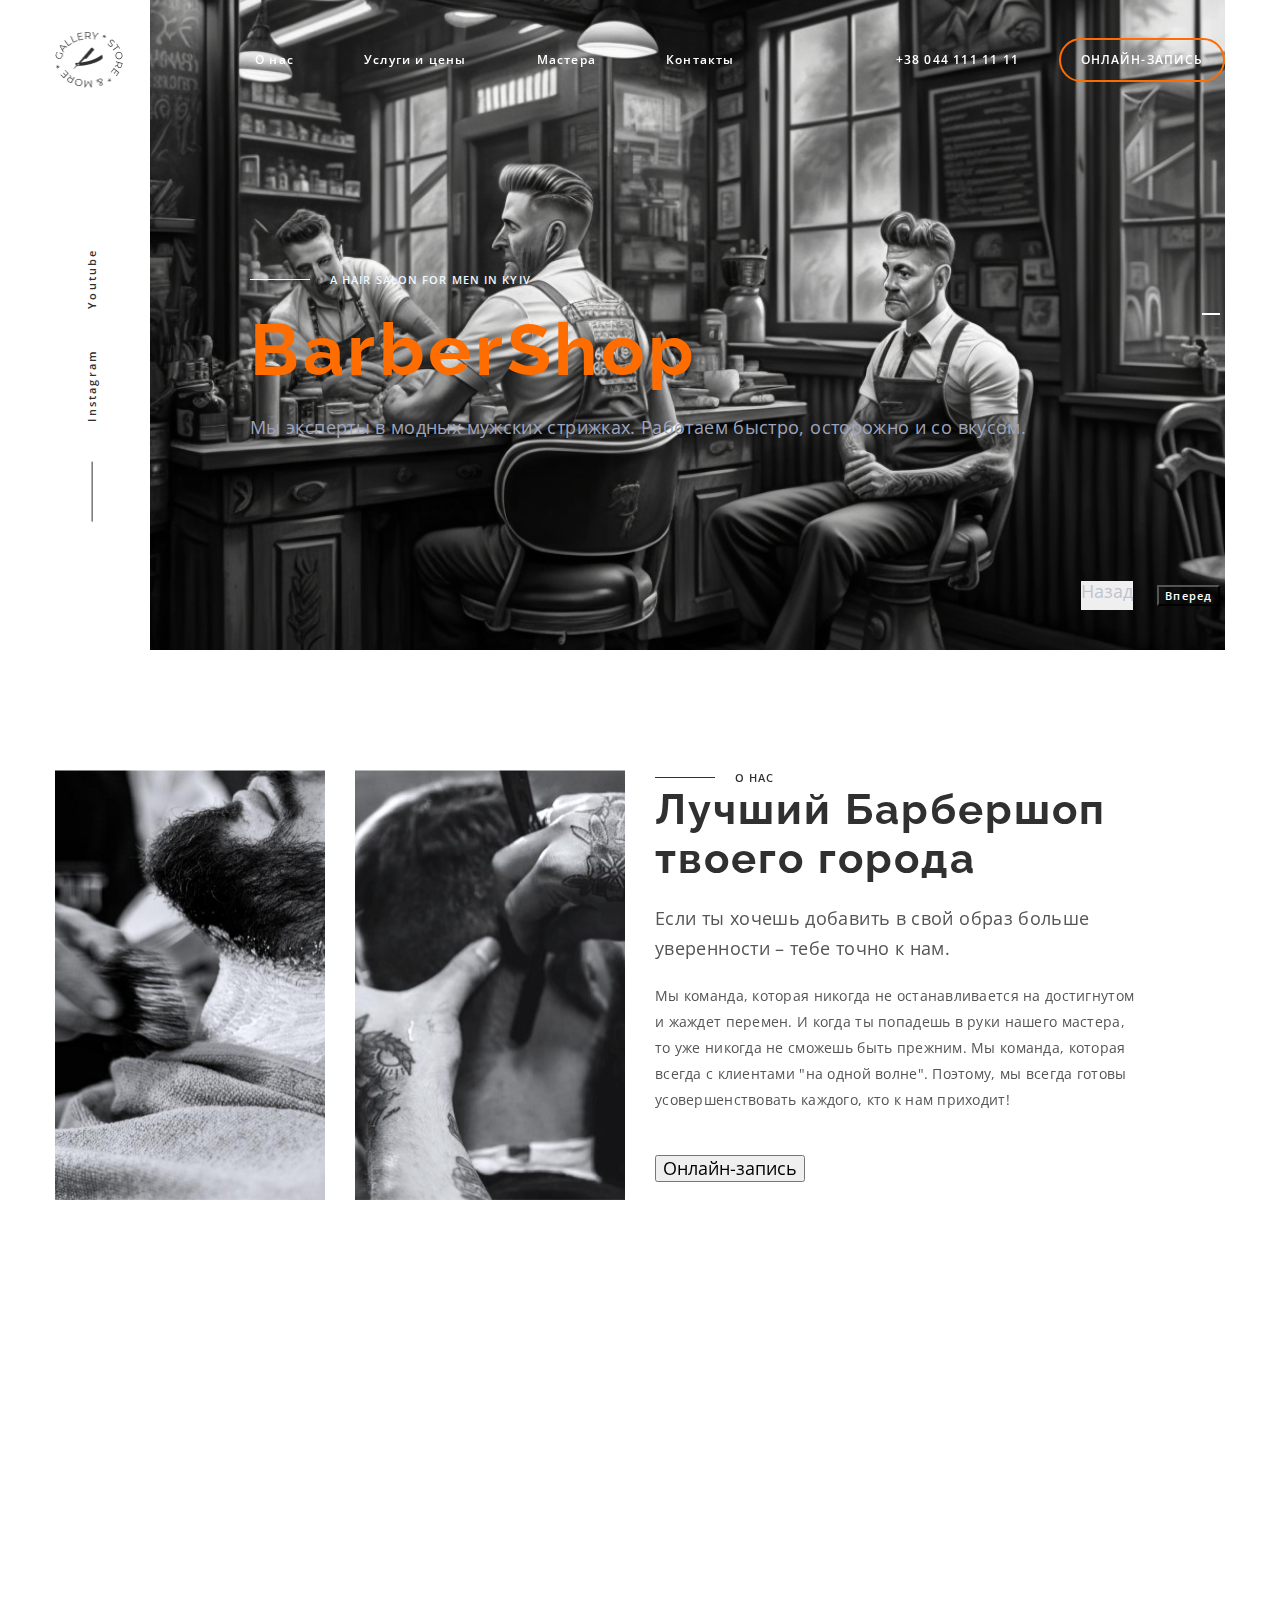
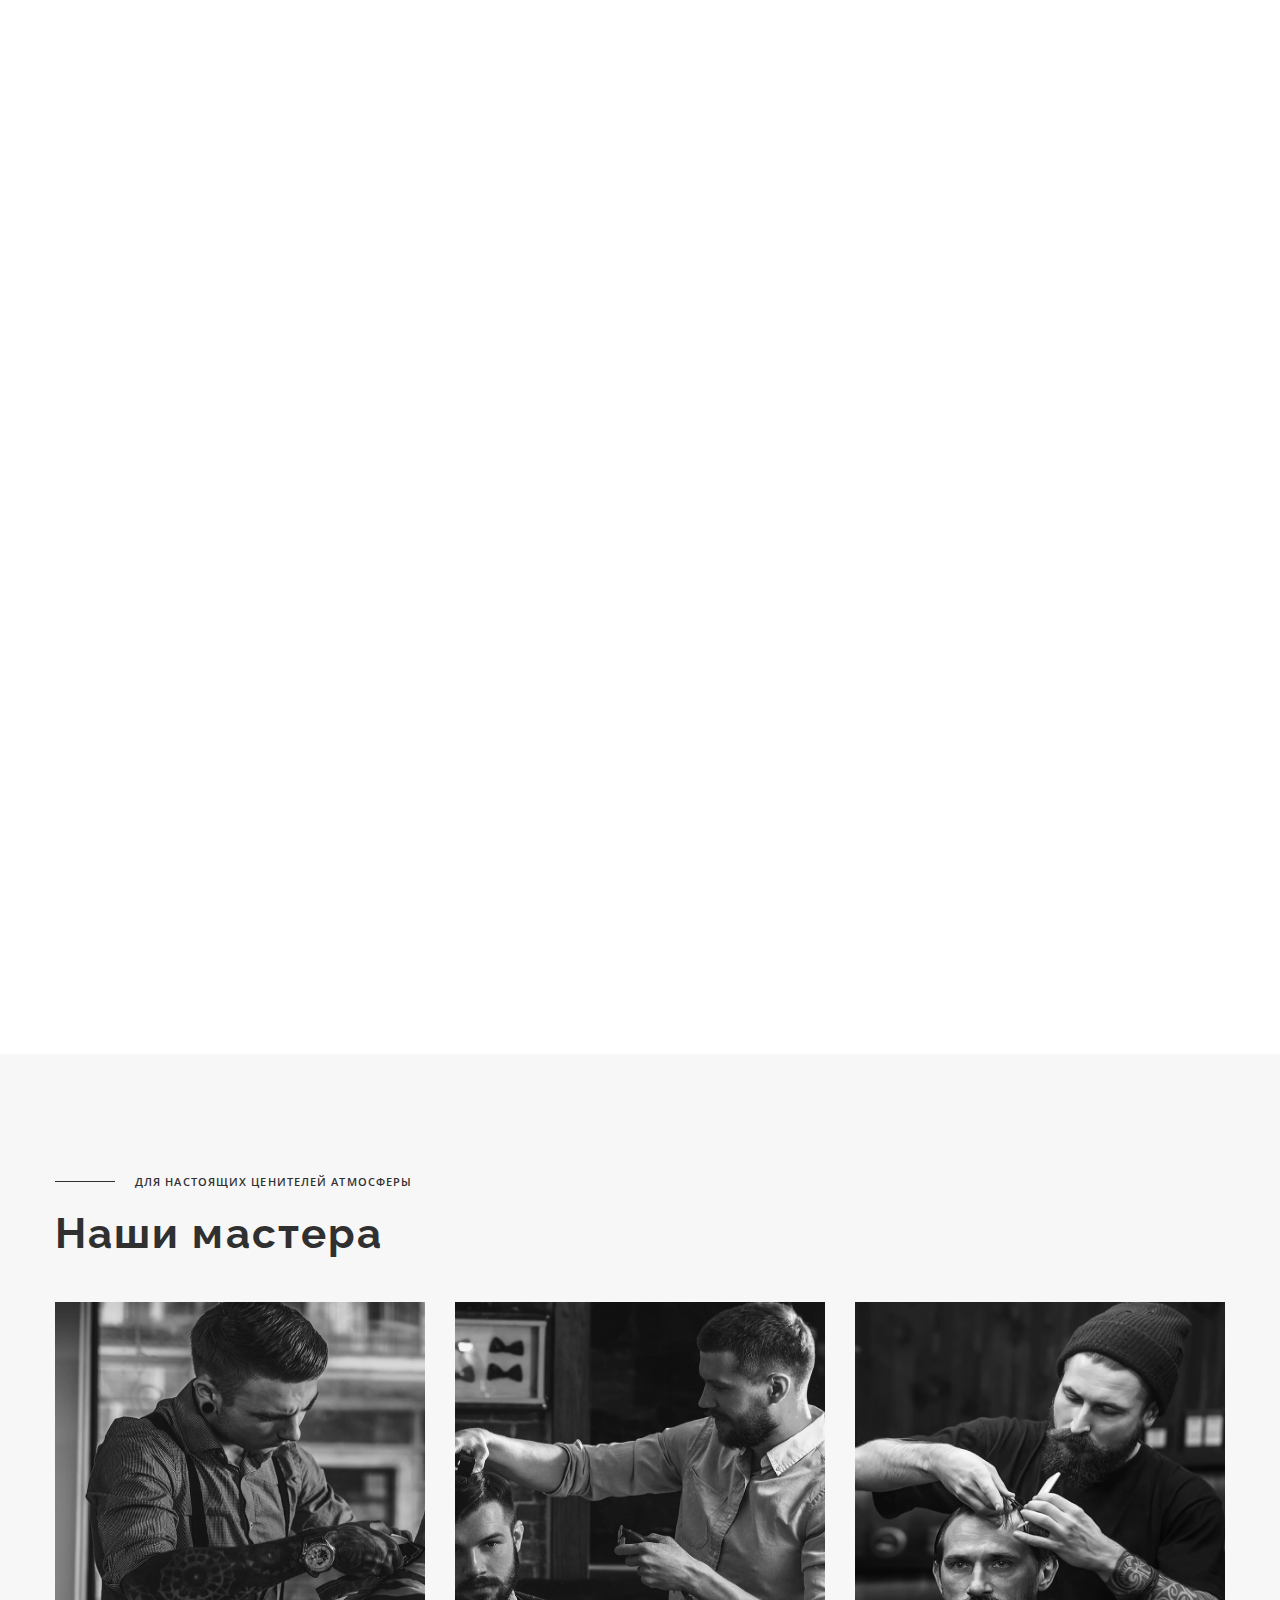
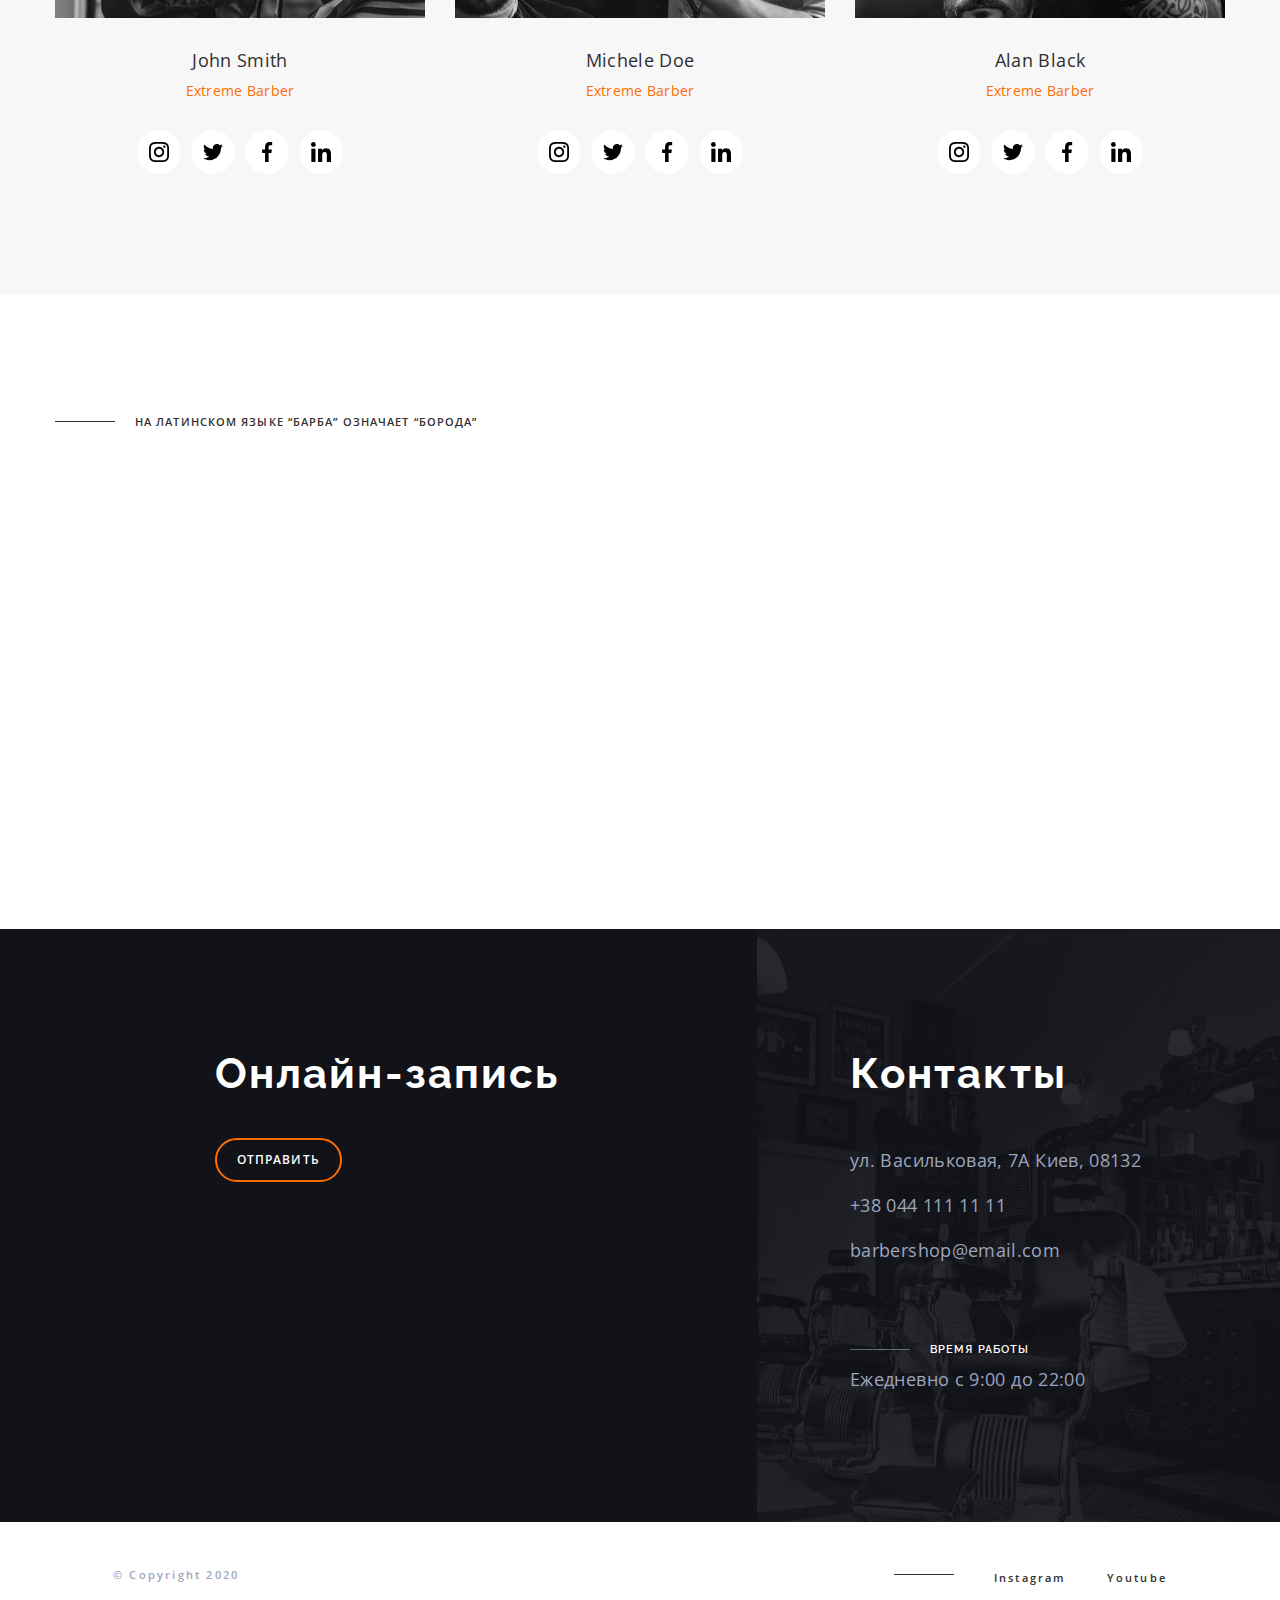
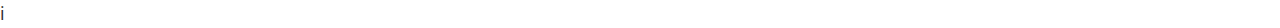
<file: index.html>
<!DOCTYPE html>
<html lang="en">

<head>
	<meta charset="UTF-8" />
	<meta http-equiv="X-UA-Compatible" content="IE=edge" />
	<meta name="viewport" content="width=device-width, initial-scale=1.0" />
	<link rel="preconnect" href="https://fonts.googleapis.com">
	<title>BARBERSHOP</title>
	<link rel="preconnect" href="https://fonts.gstatic.com" crossorigin>
	<link href="https://fonts.googleapis.com/css2?family=Open+Sans:wght@400;600;700&family=Raleway:wght@700&display=swap"
		rel="stylesheet">
	<link rel="stylesheet" href="https://cdnjs.cloudflare.com/ajax/libs/animate.css/4.1.1/animate.min.css" />
	<link href="https://unpkg.com/aos@2.3.1/dist/aos.css" rel="stylesheet">
	<link rel="stylesheet" href="./modern-normalize.css">
	<link rel="stylesheet" href="./css/style.css">
</head>

<body class="page">
	<!-- HEADER -->
	<header class="header">
		<div class="header-container container">
			<nav class="header__nav">
				<a class="header__logo link" href="./index.html">
					<img class="header-logo__img" src="./images/header/page-logo.png" alt="Логотип сайту" width="68"
						height="56" />
				</a>
				<ul class="header-list">
					<li class="header-list__item"><a class="header-wrap__link link" href="#about">О нас</a></li>
					<li class="header-list__item"><a class="header-wrap__link link" href="#price">Услуги и цены</a></li>
					<li class="header-list__item"><a class="header-wrap__link link" href="#teams">Мастера</a></li>
					<li class="header-list__item"><a class="header-wrap__link link" href="#contacts">Контакты</a></li>
				</ul>
			</nav>
			<div class="header-wrap">
				<a class="header-wrap__link link" href="tel:+380441111111">+38 044 111 11 11</a>
				<button class="btn animate__animated animate__headShake animate__delay-2s" type="button"
					data-modal-open>Онлайн-запись</button>
			</div>
		</div>
	</header>
	<main>
		<!-- HERO SOCIAL LINKS-->
		<section class="hero">
			<div class="container hero-container">
				<div class="hero__left-side">
					<ul class="hero__list">
						<li class="hero__iteam">
							<a class="link link-symbol" href="https://instagram.com" target="_blank"
								rel="noopener noreferrer">Instagram</a>
						</li>
						<li class="hero__iteam">
							<a class="link" href="https://youtube.com" target="_blank" rel="noopener noreferrer">Youtube</a>
						</li>
					</ul>
				</div>
				<!-- HERO -->
				<div class="hero-wrap">
					<p class="hero__uppertitel mb20">A hair salon for men in Kyiv</p>
					<h1 class="hero__title mb20">BarberShop</h1>
					<p class="hero__subtitel"> Мы эксперты в модных мужских стрижках. Работаем быстро, осторожно и со вкусом.
					</p>
				</div>
				<div class="slider">
					<ul class="slider__controls">
						<li class="slider__iteam">
							<button class="slider__btn disabled" type="button">Назад</button>
						</li>
						<li class="slider__iteam">
							<button class="slider-btn active" type="button">Вперед</button>
					</ul>
					<ul class="slider__pagination">
						<li class="slider__pagination-iteam active"></li>
						<li class="slider__pagination-iteam"></li>
						<li class="slider__pagination-iteam"></li>
					</ul>
				</div>
			</div>
		</section>
		<!-- ABOUT -->
		<section class="about section" id="about" data-aos="fade-up" data-aos-duration="2000">
			<div class="container about-container">
				<ul class="about__list">
					<li class="about__iteam">
						<img class="about__img" src="./images/about/img-1.jpg" alt="man to shave" width="270" height="430" />
					</li>
					<li class="about__iteam">
						<img class="about__img" src="./images/about/img-2.jpg" alt="to shave" width="270" height="430" />
					</li>
				</ul>
				<div class="about-wrap">
					<p class="about__uppertitel umb20">О НАС</p>
					<h2 class="about__titel mb20">Лучший Барбершоп твоего города</h2>
					<p class="about__subtitel mb20">Если ты хочешь добавить в свой образ больше уверенности – тебе точно к
						нам.</p>
					<p class="about__text"> Мы команда, которая никогда не останавливается на достигнутом и жаждет перемен. И
						когда ты попадешь в руки нашего мастера, то уже никогда не сможешь быть прежним. Мы команда, которая
						всегда с клиентами "на одной волне". Поэтому, мы всегда готовы усовершенствовать каждого, кто к нам
						приходит! </p>
					<button class="about__btn btn" type="button" data-modal-open>Онлайн-запись</button>
				</div>
			</div>
		</section>
		<!-- PRICE -->
		<section class="price section" id="price" data-aos="fade-up" data-aos-duration="2000">
			<div class="container price-container">
				<p class="price-uppertitel mb20">Проведи время в компании лучших мастеров</p>
				<h2 class="price-titel">Услуги и цены</h2>
				<div class="price-wrap">
					<ul class="price-list">
						<li class="price-iteam"><span class="price-iteam-serv">Мужская стрижка</span> <span>от 300 грн.</span>
						</li>
						<li class="price-iteam"><span class="price-iteam-serv">Стрижка бороды </span> <span>от 200 грн.</span>
						</li>
						<li class="price-iteam"><span class="price-iteam-serv">Стрижка усов </span> <span>от 200 грн.</span>
						</li>
						<li class="price-iteam"><span class="price-iteam-serv">Бритье опасной бритвой</span> <span>от 200
								грн.</span></li>
					</ul>
					<ul class="price-list">
						<li class="price-iteam"><span class="price-iteam-serv">Cтрижка у стажера</span> <span>от 50
								грн.</span></li>
						<li class="price-iteam"><span class="price-iteam-serv">Стрижка под насадку</span> <span>от 200
								грн.</span></li>
						<li class="price-iteam"><span class="price-iteam-serv">Детская стрижка (до 12 лет)</span> <span>от 300
								грн.</span></li>
						<li class="price-iteam"><span class="price-iteam-serv">Камуфлирование седины</span> <span>от 200
								грн.</span></li>
					</ul>
				</div>
				<button class="price-btn btn" type="button" data-modal-open>Онлайн-запись</button>
			</div>
		</section>
		<!-- BENEFIT -->
		<section class="benefit section" data-aos="fade-up" data-aos-duration="2000">
			<div class="container benefit-container">
				<div class="benefit-left-side">
					<ul class="benefit-list">
						<li class="benefit-iteam">
							<p class="benefit-number">600 <sub class="benefit-symbol">&#43;</sub></p>
							<p class="benefit-desc">Довольных клиентов в день</p>
						</li>
						<li class="benefit-iteam">
							<p class="benefit-number">50 <sub class="benefit-symbol">&#43;</sub></p>
							<p class="benefit-desc">Наград за отличный сервис</p>
						</li>
						<li class="benefit-iteam">
							<p class="benefit-number">20 <sub class="benefit-symbol">&#43;</sub></p>
							<p class="benefit-desc">Лучших мастеров Киева</p>
						</li>
						<li class="benefit-iteam">
							<p class="benefit-number">100 <sub class="benefit-symbol">&#43;</sub></p>
							<p class="benefit-desc">Подарков постоянным клиентам</p>
						</li>
					</ul>
				</div>
				<div class="benefit-wrap">
					<p class="benefit-uppertitel mb20">старая традиционная школа</p>
					<h2 class="benefit-titel mb20">Почему приходят именно к нам?</h2>
					<p class="benefit-subtitel"> О нас говорят только хорошее. Но лучше 1 раз увидеть и прочувствовать, чем
						10 раз прочитать. </p>
				</div>
			</div>
		</section>
		<!-- TEAMS -->
		<section class="team section" id="teams">
			<div class="container">
				<p class="team-uppertitel mb20">для настоящих ценителей атмосферы</p>
				<h2 class="team-titel">Наши мастера</h2>
				<ul class="team-list card-set">
					<li class="team-iteam card-set-iteam">
						<div class="team-thumb">
							<img class="team-img" src="./images/team/img-1.jpg" alt="John Smith" width="370" height="346" />
							<div class="overlay">
								<p class="overlay-desc">Lorem ipsum dolor, sit amet consectetur adipisicing elit. Eius delectus
									minima aspernatur architecto, optio quia earum! Iste, aperiam ex? Sequi asperiores
									accusantium facere hic, cumque perspiciatis neque iusto quia obcaecati.</p>
							</div>
						</div>
						<h3 class="team-name">John Smith</h3>
						<p class="team-desc">Extreme Barber</p>
						<ul class="team-link">
							<li class="team-iteam">
								<a class="team-link " href="#" target="_blank" rel="noopener noreferrer">
									<svg class="team-icons" width="20" height="20">
										<use href="./images/icons/icons.svg#icon-instagram"></use>
									</svg>
								</a>
							</li>
							<li class="team-iteam">
								<a class="team-link " href="#" target="_blank" rel="noopener noreferrer">
									<svg class="team-icons" width="20" height="20">
										<use href="./images/icons/icons.svg#icon-twitter"></use>
									</svg>
								</a>
							</li>
							<li class="team-iteam">
								<a class="team-link " href="#" target="_blank" rel="noopener noreferrer">
									<svg class="team-icons" width="20" height="20">
										<use href="./images/icons/icons.svg#icon-facebook"></use>
									</svg>
								</a>
							</li>
							<li class="team-iteam">
								<a class="team-link " href="#" target="_blank" rel="noopener noreferrer">
									<svg class="team-icons" width="20" height="20">
										<use href="./images/icons/icons.svg#icon-linkedin"></use>
									</svg>
								</a>
							</li>
						</ul>
					</li>
					<li class="team-iteam card-set-iteam">
						<div class="team-thumb">
							<img class="team-img" src="./images/team/img-2.jpg" alt="John Smith" width="370" height="346" />
							<div class="overlay">
								<p class="overlay-desc">Lorem ipsum dolor, sit amet consectetur adipisicing elit. Eius delectus
									minima aspernatur architecto, optio quia earum! Iste, aperiam ex? Sequi asperiores
									accusantium facere hic, cumque perspiciatis neque iusto quia obcaecati.</p>
							</div>
						</div>
						<h3 class="team-name">Michele Doe</h3>
						<p class="team-desc">Extreme Barber</p>
						<ul class="team-link">
							<li class="team-iteam">
								<a class="team-link " href="#" target="_blank" rel="noopener noreferrer">
									<svg class="team-icons" width="20" height="20">
										<use href="./images/icons/icons.svg#icon-instagram"></use>
									</svg>
								</a>
							</li>
							<li class="team-iteam">
								<a class="team-link " href="#" target="_blank" rel="noopener noreferrer">
									<svg class="team-icons" width="20" height="20">
										<use href="./images/icons/icons.svg#icon-twitter"></use>
									</svg>
								</a>
							</li>
							<li class="team-iteam">
								<a class="team-link " href="#" target="_blank" rel="noopener noreferrer">
									<svg class="team-icons" width="20" height="20">
										<use href="./images/icons/icons.svg#icon-facebook"></use>
									</svg>
								</a>
							</li>
							<li class="team-iteam">
								<a class="team-link " href="#" target="_blank" rel="noopener noreferrer">
									<svg class="team-icons" width="20" height="20">
										<use href="./images/icons/icons.svg#icon-linkedin"></use>
									</svg>
								</a>
							</li>
						</ul>
					</li>
					<li class="team-iteam card-set-iteam">
						<div class="team-thumb">
							<img class="team-img" src="./images/team/img-3.jpg" alt="John Smith" width="370" height="346" />
							<div class="overlay">
								<p class="overlay-desc">Lorem ipsum dolor, sit amet consectetur adipisicing elit. Eius delectus
									minima aspernatur architecto, optio quia earum! Iste, aperiam ex? Sequi asperiores
									accusantium facere hic, cumque perspiciatis neque iusto quia obcaecati.</p>
							</div>
						</div>
						<h3 class="team-name">Alan Black</h3>
						<p class="team-desc">Extreme Barber</p>
						<ul class="team-link">
							<li class="team-iteam">
								<a class="team-link " href="#" target="_blank" rel="noopener noreferrer">
									<svg class="team-icons" width="20" height="20">
										<use href="./images/icons/icons.svg#icon-instagram"></use>
									</svg>
								</a>
							</li>
							<li class="team-iteam">
								<a class="team-link " href="#" target="_blank" rel="noopener noreferrer">
									<svg class="team-icons" width="20" height="20">
										<use href="./images/icons/icons.svg#icon-twitter"></use>
									</svg>
								</a>
							</li>
							<li class="team-iteam">
								<a class="team-link " href="#" target="_blank" rel="noopener noreferrer">
									<svg class="team-icons" width="20" height="20">
										<use href="./images/icons/icons.svg#icon-facebook"></use>
									</svg>
								</a>
							</li>
							<li class="team-iteam">
								<a class="team-link " href="#" target="_blank" rel="noopener noreferrer">
									<svg class="team-icons" width="20" height="20">
										<use href="./images/icons/icons.svg#icon-linkedin"></use>
									</svg>
								</a>
							</li>
						</ul>
				</ul>
			</div>
		</section>
		<!-- GALLARY -->
		<section class="gallary section">
			<div class="container">
				<p class="gallary-uppertitel mb20">На латинском языке “барба” означает “борода”</p>
				<h2 hidden>our gallary</h2>
				<ul class="gallary-list card-set ">
					<li class="gallary-iteam card-set-iteam" data-aos="fade-right" data-aos-duration="1000">
						<img class="gallary-img" src="./images/gallery/img-1.jpg" alt="#" width="270" height="360">
					</li>
					<li class="gallary-iteam card-set-iteam" data-aos="fade-right" data-aos-duration="1000"
						data-aos-delay="500">
						<img class="gallary-img" src="./images/gallery/img-2.jpg" alt="#" width="270" height="360">
					</li>
					<li class="gallary-iteam card-set-iteam" data-aos="fade-right" data-aos-duration="1000"
						data-aos-delay="1000">
						<img class="gallary-img" src="./images/gallery/img-3.jpg" alt="#" width="270" height="360">
					</li>
					<li class="gallary-iteam card-set-iteam" data-aos="fade-right" data-aos-duration="1000"
						data-aos-delay="1500">
						<img class="gallary-img" src="./images/gallery/img-4.jpg" alt="#" width="270" height="360">
					</li>
				</ul>
			</div>
			</div>
		</section>
		<!-- CONTACTS -->
		<div class="contacts-group" id="contacts">
			<div class="container contacts-group-container">
				<section class="booking section">
					<h2 class="booking-titel">Онлайн-запись</h2>
					<button class="booking-btn btn" type="button">Отправить</button>
				</section>
				<section class="contacts section">
					<h2 class="titel  titel-theme-dark">Контакты</h2>
					<address class="contacts-address">
						<ul class="contacts-list">
							<li class="contacts-iteam"><a class="contacts-link" href="https://goo.gl/maps/Bd7k3zTknaMSL4MS9"
									target="_blank" rel="noopener noreferrer">ул. Васильковая, 7А Киев, 08132</a></li>
							<li class="contacts-iteam"><a class="contacts-link" href="tel:+380441111111">+38 044 111 11 11</a>
							</li>
							<li class="contacts-iteam"><a class="contacts-link"
									href="mailto:barbershop@email.com">barbershop@email.com</a></li>
						</ul>
					</address>
					<div class="time-work">
						<p class="time-uppertitel">Время работы</p>
						<p class="time-text">Ежедневно с <time datetime="09:00">9:00</time> до <time
								datetime="22:00">22:00</time></p>
					</div>
				</section>
			</div>
		</div>
	</main>
	<footer class="footer">
		<div class="footer-wrap container">
			<p class="footer-uppertitel">&#169; Copyright 2020</p>
			<ul class="footer-list">
				<li class="footer-iteam">
					<a class="footer-link" href="https://instagram.com" target="_blank"
						rel="noopener noreferrer">Instagram</a>
				</li class="footer-iteam">
				<li><a class="footer-link" href="https://youtube.com" target="_blank" rel="noopener noreferrer">Youtube</a>
				</li>
			</ul>
		</div>
	</footer>

	<!-- MODAL WINDOWS -->
	<div class="backdrop is-hidden" data-modal>
		<div class="modal">
			<button class="modal-btn" type="button" data-modal-close>
				<svg width="16" height="16">
					<use href="./images/icons/icons.svg#icon-close"></use>
				</svg>
			</button>
			<form class="register-name" name="regester-name" autocomplete="on" novalidate>
				<strong class="register-form-titel">Залишіть свої дані, ми вам передзвонимо</strong>
				<div class="register-form-group" role="group">
					<label class="register-form-field">
						<input class="register-form-input" type="text" name="user-name" required minlength="3"
							placeholder=" ">
						<span class="register-form-label">Ім'я</span>
						<svg class="register-form-icon" width="22" height="22">
							<use href="./images/icons/icons.svg#icon-user"></use>
						</svg>
					</label>
					<label class="register-form-field">
						<input class="register-form-input" type="tel" name="user-phone" required minlength="12" maxlength="12"
							placeholder="+38 099 999 99 99">
						<span class="register-form-label">Телефон</span>
						<svg class="register-form-icon" width="22" height="22">
							<use href="./images/icons/icons.svg#icon-mobile"></use>
						</svg>
					</label>
					<label class="register-form-field">
						<input class="register-form-input" type="email" name="user-email" placeholder="example@mail.com">
						<span class="register-form-label">Пошта</span>
						<svg class="register-form-icon" width="22" height="22">
							<use href="./images/icons/icons.svg#icon-envelop"></use>
						</svg>
					</label>
					<label class="register-form-field">
						<label class="register-form-heading">Message</label>
						<textarea class="register-form-message" name="user-text" rows="5"
							placeholder="Введіть текст"></textarea>
					</label>
				</div>
				<label class="register-form-agreement">
					<input class="register-form-checkbox visually-hidden" type="checkbox">
					<svg class="register-form-icons" width="20" height="20">
						<use class="icon-cheked" href="./images/icons/icons.svg#icon-checkbox-unchecked"></use>
						<use class="icon-uncheked" href="./images/icons/icons.svg#icon-checkbox-checked"></use>
					</svg>
					<span class="register-form-desc">Погоджуюся з розсилкою та приймаю 
						<a class="register-form-link" href="" target="_blank">Умови договору</a>
					</span>
				</label>
				<button class="register-form-btn btn" type="submit">Відправити</button>
			</form>
		</div>
	</div>
	<!-- HEADER SCROLL, MODAL WINDOWS -->
	<script src="./js/modal.js"></script>
	<script src="./js/header-scroll.js"></script>
	<script src="https://unpkg.com/aos@2.3.1/dist/aos.js"></script>
	<script src="./js/aos-animate.js"></script>
</body>

</html>і
</file>
<file: css/style.css>
:root {
  /* FONTS */
  --main-font: 'Open Sans', sans-serif;
  --second-font: 'Raleway', sans-serif;
  /* TEXT COLOR */
  --light-txt-cl: #ffffff;
  --main-txt-cl: #303030;
  --accent-txt-cl: #ff6c00;
  --gris06-txt-cl: rgba(157, 164, 189, 0.6);
  --grinlight-txt-cl: #9da4bd;
  --grey-txt-cl: #555555;
  --dark-bg-color: #111319;
  /* BACKGROUD COLORS */
  --accent-bg-cl: #ff6c00;
  /* OTHER */
  --iteam: 1;
  --indent: 30px;

  --anim-fast: 400ms ease;
  --anim-slow: 800ms ease-in;
}

.page {
  font-family: var(--main-font);
  font-size: 18px;
  line-height: calc(30 / 18);
  letter-spacing: 0.02em;
  color: var(--main-txt-cl);
}

/* RESEET */

h1,
h2,
h3,
h4,
h5,
h6,
p {
  margin: 0;
}

ul li {
  font-style: normal;
  text-decoration: none;
  list-style: none;
}

ul {
  padding: 0;
  margin: 0;
}

a {
  text-decoration: none;
  color: currentColor;
}

img {
  display: block;
}

.visually-hidden {
  position: absolute;
  white-space: nowrap;
  width: 1px;
  height: 1px;
  overflow: hidden;
  border: 0;
  padding: 0;
  clip: rect(0 0 0 0);
  clip-path: inset(50%);
  margin: -1px;
}

.section {
  padding-top: 120px;
  padding-bottom: 120px;
}

/*======================================
CONTAINER
========================================*/

.container {
  max-width: 1200px;
  padding-left: 15px;
  padding-right: 15px;
  margin: 0 auto;
}

/*======================================
BTN
========================================*/

.header .btn,
.about-btn,
.price-btn,
.booking-btn,
.register-form-btn {
  font-family: inherit;
  font-weight: 600;
  padding: 12px 20px;
  font-size: 12px;
  line-height: calc(16 / 12);
  letter-spacing: 0.09em;
  text-transform: uppercase;
  background-color: transparent;
  color: var(--light-txt-cl);
  border: 2px solid var(--accent-bg-cl);
  border-radius: 25px;
  cursor: pointer;
}

.slider-btn {
  font-weight: 600;
  font-size: 11px;
  line-height: calc(15 / 11);
  letter-spacing: 0.1em;
  background-color: transparent;
  color: var(--gris06-txt-cl);
}

.slider-btn.active {
  color: var(--light-txt-cl);
}

.about-btn {
  color: var(--main-txt-cl);
  transition: background-color var(--anim-slow), color var(--accent-bg-cl);
}

.btn:hover,
.btn:focus {
  background-color: var(--accent-bg-cl);
}

/*======================================
CARD SET
========================================*/

.card-set {
  display: flex;
  flex-wrap: wrap;
  gap: var(--indent);
}

.card-set-iteam {
  flex-basis: calc((100% - var(--indent) * (var(--iteam) - 1)) / var(--iteam));
}

/*======================================
LINK SOCIAL
========================================*/

.link {
  font-weight: 600;
  font-size: 11px;
  line-height: calc(16 / 11);
  letter-spacing: 0.2em;
  color: var(--main-txt-cl);
}

.link:hover,
.link:focus {
  color: var(--accent-txt-cl);
}

.mb20 {
  margin-bottom: 20px;
}

/*======================================
HEADER
========================================*/

.header {
  position: sticky;
  top: 0px;
  left: 0px;
  z-index: 1;
}

.header--active {
  background-color: rgb(105, 105, 105, 0.3);
}

.header-container {
  display: flex;
  align-items: center;
}

.header__nav {
  display: flex;
  align-items: center;
  margin-right: auto;
}

.header__logo{
  margin-right: 132px;
}

.header-list {
  display: flex;
  align-items: center;
  gap: 30px;
}

.header .header-list,
.header-wrap__link {
  padding-top: 52px;
  padding-bottom: 52px;
  font-weight: 600;
  font-size: 12px;
  margin-right: 40px;
  line-height: calc(16 / 12);
  letter-spacing: 0.1em;
  color: var(--light-txt-cl);
}

.header-wrap__link {
  /* transition-property: color, letter-spacing ;
	transition-duration: 400ms, 600ms;
	transition-timing-function: ease-in, ease-in-out;
	transition-delay: 0s, 400ms; */

  transition: color var(--anim-fast), letter-spacing var(--anim-slow) 400ms;
}

.header-wrap {
	display: flex;
	align-items: center;
 }
 

/*======================================
The hover link
========================================*/

.header-list__item:hover,
.header-wrap__linkk:hover,
.header-list__item:focus,
.header-wrap__link:focus {
  color: var(--accent-txt-cl);
  letter-spacing: 0.5em;
  cursor: pointer;
}

/*======================================
HERO
========================================*/

.hero-container {
  position: relative;
  display: flex;
}

.hero__left-side {
  display: flex;
  align-items: center;
  overflow: hidden;
  width: 95px;
}

.hero__list {
  display: flex;
  gap: 40px;
  align-items: center;
  font-weight: 600;
  font-size: 11px;
  line-height: calc(15 / 11);
  letter-spacing: 0.2em;
  padding-bottom: 200px;
  transform: rotate(270deg);
}

.hero__list::before {
  content: '';
  width: 60px;
  height: 1px;
  background-color: var(--main-txt-cl);
}

.hero__uppertitel {
  display: flex;
  align-items: center;
  gap: 20px;
  font-weight: 600;
  font-size: 11px;
  line-height: calc(15 / 11);
  letter-spacing: 0.1em;
  text-transform: uppercase;
  color: aliceblue;
}

.hero__uppertitel::before {
  content: '';
  display: block;
  width: 60px;
  height: 1px;
  background-color: aliceblue;
}

.hero__title {
  font-family: var(--second-font);
  font-weight: 700;
  font-size: 72px;
  line-height: calc(85 / 72);
  letter-spacing: 0.05em;
  color: var(--accent-txt-cl);
  /* color: transparent;
  -webkit-text-stroke: 2px var(--grey-txt-cl);
  -webkit-background-clip: text;
  background-clip: text;
  background-image: linear-gradient(var(--accent-txt-cl), var(--accent-bg-cl));
  background-size: 450px;
  background-repeat: no-repeat;
  background-position: left -450px center;
  transition: background-position 400ms; */

  /* transform: scale(0.5); */
  animation: slide-right 1000ms ease-in 200ms both;
}

.hero__title:hover {
  background-position: left 0 center;
}

@keyframes slide-right {
  0% {
    opacity: 0;
    transform: translateX(-251px) scale(0.7);
  }

  50% {
    transform: translateX(0) scale(0.7);
  }

  100% {
    opacity: 1;
    transform: scale(1);
  }
}

.hero__subtitel {
  font-weight: 400;
  font-size: 18px;
  line-height: calc(30 / 18);
  letter-spacing: 0.02em;
  color: var(--grinlight-txt-cl);
}

.hero-wrap {
  flex-grow: 1;
  padding-top: 272px;
  padding-bottom: 208px;
  padding-left: 100px;
  margin-top: -120px;
  background-color: #403f43;

  background-image: url(../images/header/V.Saharii_barbershop_black_of_white_b6b61b16-63d3-4338-b203-dc6e8a678f0b.png);
  background-position: center;
  background-size: cover;
  background-repeat: no-repeat;
}

.slider__controls {
  position: absolute;
  right: 20px;
  bottom: 40px;
  display: flex;
  align-items: center;
  gap: 24px;
}

.slider__btn {
  max-width: 60px;
  border: none;
  padding: 0;
  padding-bottom: 8px;
  border-bottom: 1px solid var(--light-txt-cl);
}

.slider__iteam:first-child .slider-btn {
  text-align: left;
}

.slider__iteam:last-child .slider-btn {
  text-align: right;
}

.slider__btn.disabled {
  color: var(--gris06-txt-cl);
  border-bottom: var(--gris06-txt-cl);
}

.slider__pagination {
  position: absolute;
  top: calc(50% - 72px);
  right: 20px;
}

.slider__pagination-iteam {
  width: 8px;
  height: 2px;
  margin-left: auto;
  background-color: var(--grey-txt-cl);
}

.slider__pagination-iteam:not(:last-child) {
  margin-bottom: 12px;
}

.slider__pagination-iteam.active {
  width: 18px;
  background-color: var(--light-txt-cl);
}

/*======================================
ABOUT
========================================*/

.about-container {
  display: flex;
  gap: 30px;
}

.about__list {
  display: flex;
  gap: 30px;
}

.about-wrap {
  width: 484px;
}
.about__uppertitel {
  display: flex;
  align-items: center;
  gap: 20px;
  font-weight: 600;
  font-size: 11px;
  line-height: calc(15 / 11);
  letter-spacing: 0.1em;
  text-transform: uppercase;
  color: var(--main-txt-cl);
}

.about__uppertitel::before {
  content: '';
  width: 60px;
  height: 1px;
  background-color: var(--main-txt-cl);
}

.about__titel {
  font-family: var(--second-font);
  font-weight: 700;
  font-size: 42px;
  line-height: calc(49 / 42);
  letter-spacing: 0.05em;
  color: var(--main-txt-cl);
}

.about__subtitel {
  font-weight: 400;
  font-size: 18px;
  line-height: calc(30 / 18);
  letter-spacing: 0.02em;
  color: var(--grey-txt-cl);
}

.about__text {
  font-weight: 400;
  font-size: 14px;
  margin-bottom: 40px;
  line-height: calc(26 / 14);
  letter-spacing: 0.02em;
  color: var(--grey-txt-cl);
}

/* PRICE */

.price-wrap {
  display: flex;
  justify-content: space-between;

  margin-bottom: 44px;

  perspective: 1000px;
}

.price-list {
  flex-basis: 570px;
  transition: transform var(--anim-fast);
}

.price-list:first-child {
  padding: 20px 30px;
}

.price-list:last-child {
  padding: 20px 30px;
}

.price {
  max-width: 1600px;
  margin-left: auto;
  margin-right: auto;
  background-color: var(--dark-bg-color);
  background-image: url(../images/price/V.Saharii_barbershop_black_of_white_9d42ca09-9289-48dd-8703-59188809ef26.png);
  background-repeat: no-repeat;
  background-position: center;
  background-size: cover;
}

.price-uppertitel {
  display: flex;
  align-items: center;
  gap: 20px;
  font-weight: 600;
  font-size: 11px;
  line-height: calc(15 / 11);
  letter-spacing: 0.1em;
  text-transform: uppercase;
  color: var(--gris06-txt-cl);
}

.price-uppertitel::before {
  content: '';
  width: 60px;
  height: 1px;
  background-color: var(--gris06-txt-cl);
}

.price-titel {
  font-family: var(--second-font);
  font-style: normal;
  font-weight: 700;
  margin-bottom: 44px;
  font-size: 42px;
  line-height: calc(49 / 42);
  letter-spacing: 0.05em;
  color: var(--light-txt-cl);
}

.price-iteam {
  display: flex;
  align-items: baseline;
  gap: 12px;
  margin-bottom: 20px;
  font-weight: 400;
  font-size: 18px;
  line-height: calc(30 / 18);
  letter-spacing: 0.02em;
  color: var(--grinlight-txt-cl);
}

.price-list:first-child {
  background-image: linear-gradient(180deg, #171a24 0%, rgba(23, 26, 36, 0.2) 100%);
  transform: rotateY(15deg);
  transform-origin: left center;
}

.price-list:last-child {
  background-image: linear-gradient(180deg, #090b13 0%, rgba(9, 11, 19, 0.2) 100%);
  transform: rotateY(-15deg);
  transform-origin: right center;
}

.price-list:hover {
  transform: rotateY(0deg);
}

.price-iteam::before {
  content: '';
  display: block;
  flex-grow: 1;
  height: 1px;

  background-color: rgba(157, 164, 189, 0.12);
}

.price-iteam-serv {
  order: -1;
}

.price-iteam:last-child {
  margin-bottom: 0;
}

.price-btn {
  display: block;
  margin-left: auto;
  margin-right: auto;
}

/* BENEFIRS */

.benefit-container {
  margin: auto;
}

.benefit-list {
  max-width: 370px;
  display: -webkit-box;
  display: -ms-flexbox;
  display: flex;
  flex-wrap: wrap;
  align-items: flex-start;
  justify-content: center;
  margin-left: auto;
}

.benefit-list {
  display: flex;
  justify-content: center;
  outline: 1px solid red;
}

.benefit-wrap {
  padding: 60px;
}

.benefit-number {
  font-weight: 700;
  font-size: 42px;
  line-height: calc(57 / 42);
  letter-spacing: 0.05em;
  color: var(--main-txt-cl);
}

.benefit-symbol {
  font-weight: 600;
  font-size: 16px;
  line-height: calc(22 / 16);
  color: var(--accent-txt-cl);
}

.benefit-desc {
  font-weight: 600;
  font-size: 11px;
  line-height: calc(15 / 11);
  color: var(--main-txt-cl);
}

.benefit-uppertitel {
  display: flex;
  align-items: center;
  gap: 20px;
  font-weight: 600;
  font-size: 11px;
  line-height: calc(15 / 11);
  letter-spacing: 0.1em;
  text-transform: uppercase;
  color: var(--main-txt-cl);
}

.benefit-uppertitel::before {
  content: '';
  width: 60px;
  height: 1px;
  background-color: var(--main-txt-cl);
}

.benefit-titel {
  font-family: var(--second-font);
  font-style: normal;
  font-weight: 700;
  font-size: 42px;
  line-height: calc(49 / 42);
  letter-spacing: 0.05em;
  color: var(--main-txt-cl);
}

.benefit-subtitel {
  font-weight: 400;
  font-size: 18px;
  line-height: calc(30 / 18);
  letter-spacing: 0.02em;
  color: var(--grey-txt-cl);
}

.benefit {
  padding-top: 130px;
  padding-bottom: 130px;
}

.benefit-container {
  flex-direction: row;
}

.benefits-item:not(:last-child) {
  margin: 0;
}

.benefits-item:last-child(2n) {
  margin-top: 30px;
  margin-left: 30px;
}

.benefit-left-side {
  flex-basis: 50%;
}

/* TEAM */

.team {
  background-color: #f7f7f7;
}
.team-list {
  --iteam: 3;
}

.team-img {
  padding-bottom: 30px;
}

.team-thumb {
  position: relative;
  overflow: hidden;
}

.overlay {
  position: absolute;
  top: 0;
  left: 0;
  transform: translateY(100%);
  padding: 20px;
  width: 100%;
  height: 100%;
  display: flex;
  align-items: center;
  justify-content: center;
  backdrop-filter: blur(4px);
  background-color: rgba(0, 0, 0, 0.2);
  transition: transform var(--anim-fast);
}

.overlay-desc {
  color: var(--light-txt-cl);
}

.team-iteam:hover .overlay {
  transform: translateY(0);
}

.team-link {
  position: relative;
  display: flex;
  align-items: center;
  justify-content: center;
  gap: 10px;
}

.team-link > li {
  content: '';
  display: flex;
  justify-content: center;
  width: 44px;
  height: 44px;
  border-radius: 50%;
  background-color: var(--light-txt-cl);
}

.team-uppertitel {
  display: flex;
  align-items: center;
  gap: 20px;
  font-weight: 600;
  font-size: 11px;
  line-height: calc(15 / 11);
  letter-spacing: 0.1em;
  text-transform: uppercase;
  color: var(--main-txt-cl);
}

.team-uppertitel::before {
  content: '';
  width: 60px;
  height: 1px;
  background-color: var(--main-txt-cl);
}

.team-titel {
  font-family: var(--second-font);
  font-weight: 700;
  font-size: 42px;
  margin-bottom: 44px;
  line-height: calc(49 / 42);
  letter-spacing: 0.05em;
  color: var(--main-txt-cl);
}

.team-name {
  font-weight: 400;
  font-size: 18px;
  line-height: calc(25 / 18);
  text-align: center;
  letter-spacing: 0.02em;
  color: var(--main-txt-cl);
  padding-bottom: 8px;
}

.team-desc {
  font-weight: 400;
  font-size: 14px;
  line-height: calc(19 / 14);
  text-align: center;
  letter-spacing: 0.02em;
  color: var(--accent-txt-cl);
  padding-bottom: 30px;
}

.team-icons:hover,
.team-icons:focus {
  fill: var(--accent-bg-cl);
}

.team-icons {
  transition: fill var(--anim-fast);
}

/* GALLARY */

.gallary-list {
  --iteam: 4;
}
.gallary-uppertitel {
  display: flex;
  align-items: center;
  gap: 20px;
  font-weight: 600;
  font-size: 11px;
  line-height: calc(15 / 11);
  letter-spacing: 0.1em;
  text-transform: uppercase;
  color: var(--main-txt-cl);
}

.gallary-uppertitel::before {
  content: '';
  width: 60px;
  height: 1px;
  background-color: var(--main-txt-cl);
}

/* CONTACTS */

.contacts-group {
  min-width: 1600px;
  margin-left: auto;
  margin-right: auto;
  background-color: var(--dark-bg-color);
  background-image: url(../images/contacts/contacts-img.png);
  background-repeat: no-repeat;
  background-position: left calc(50% + 269px) top;
}

.contacts-group-container {
  display: flex;
}

.booking,
.contacts {
  flex-basis: 50%;
}

.contacts {
  margin-left: 100px;
}

.contacts-iteam,
.time-text {
  font-weight: 400;
  font-size: 18px;
  line-height: calc(30 / 12);
  letter-spacing: 0.02em;
  color: var(--grinlight-txt-cl);
}

.time-work {
  padding-top: 70px;
}

.time-uppertitel {
  display: flex;
  align-items: center;
  gap: 20px;
  font-family: var(--second-font);
  font-style: normal;
  font-weight: 600;
  font-size: 11px;
  line-height: calc(15 / 12);
  letter-spacing: 0.1em;
  text-transform: uppercase;
  color: var(--light-txt-cl);
}

.time-uppertitel::before {
  content: '';
  width: 60px;
  height: 1px;
  background-color: var(--gris06-txt-cl);
}

.titel-theme-dark,
.booking-titel {
  padding-bottom: 40px;
  font-family: var(--second-font);
  font-weight: 700;
  font-size: 42px;
  line-height: calc(49 / 42);
  letter-spacing: 0.05em;
  color: var(--light-txt-cl);
}

/* FOOTER */

.footer-wrap {
  position: relative;
  display: flex;
  align-items: center;
  justify-content: space-between;
  padding: 38px 73px 8px;
  gap: 40px;
}

.footer-list {
  display: flex;
  align-items: center;
  justify-content: flex-end;
  gap: 40px;
}

.footer-uppertitel {
  font-weight: 600;
  font-size: 11px;
  line-height: calc(15 / 11);
  letter-spacing: 0.2em;
  color: var(--grinlight-txt-cl);
}

.footer-list::before {
  content: '';
  width: 60px;
  height: 1px;
  background-color: var(--main-txt-cl);
}

.footer-link {
  font-weight: 600;
  font-size: 11px;
  line-height: calc(15 / 11);
  letter-spacing: 0.2em;
  color: var(--main-txt-cl);
}

.footer-link:hover,
.footer-link:focus {
  color: var(--accent-txt-cl);
}

/* MODAL WINDOWS */

.backdrop {
  position: fixed;
  top: 0;
  left: 0;
  z-index: 1000;
  width: 100%;
  height: 100%;
  background-color: rgba(0, 0, 0, 0.4);
  transition: visibility 1000ms, opacity 1000ms;
}

.is-hidden {
  opacity: 0;
  pointer-events: none;
  visibility: hidden;
}

.modal {
  position: relative;
  top: 50%;
  left: 50%;
  transform: translate(-50%, -50%);

  width: 530px;
  min-height: 400px;
  padding: 20px 35px;
  background-color: var(--light-txt-cl);
  border-radius: 16px;
}

.modal-btn {
  position: absolute;
  top: -16px;
  right: -16px;

  width: 32px;
  height: 32px;

  display: flex;
  align-items: center;
  justify-content: center;

  padding: 0;
  border: 1px solid var(--accent-bg-cl);

  border-radius: 50%;
  background-color: var(--light-txt-cl);
  box-shadow: 4px 4px 6px rgba(0, 0, 0, 0.2);
  cursor: pointer;
}

.register-form-titel {
  display: block;
  align-items: center;
  font-size: 19px;
  margin-bottom: 25px;
}

.register-form-group {
  margin-bottom: 20px;
}

.register-form-field {
  position: relative;
  display: block;
  margin-bottom: 25px;
}

.register-form-label {
  position: absolute;
  top: 50%;
  left: 42px;
  transform: translateY(-50%);
  display: block;
  transition: transform var(--anim-fast);
}

.register-form-icon {
  position: absolute;
  top: 50%;
  left: 10px;
  transform: translateY(-50%);

  transition: fill var(--anim-fast);
}

.register-form-input {
  width: 100%;
  height: 45px;
  padding-left: 42px;
  padding-right: 42px;
  border: 1px solid var(--accent-bg-cl);
  border-radius: 10px;
  outline: transparent;
  transition: border-color var(--anim-fast);
}

/* .register-form-input:focus {
	background-color: var(--grey-txt-cl);
} */

.register-form-input::placeholder {
  opacity: 0;
  transition: opacity var(--anim-fast);
}

.register-form-input:focus::placeholder {
  opacity: 1;
}

.register-form-input:focus ~ .register-form-icon,
.register-form-input:not(:placeholder-shown) + .register-form-label {
  fill: var(--accent-bg-cl);
}

.register-form-agreement {
  display: flex;
  align-items: center;
  justify-content: center;
  gap: 10px;
  margin-bottom: 20px;
}

.icon-cheked {
  opacity: 1;
  transition: opacity var(--anim-fast);
}

.register-form-checkbox:checked + .register-form-icons .icon-cheked {
  opacity: 0;
}

.icon-uncheked {
  opacity: 0;
  fill: var(--accent-bg-cl);
  transition: opacity var(--anim-fast);
}

.register-form-checkbox:checked + .register-form-icons .icon-uncheked {
  opacity: 1;
}

.register-form-checkbox:focus + .register-form-icons {
  outline: 1px solid rgb(56, 87, 107);
  outline-offset: 1px;
  border-radius: 2px;
}

.register-form-btn {
  display: block;
  margin: 0 auto;
  background-color: var(--accent-bg-cl);
}

.register-form-input:focus + .register-form-label,
.register-form-input:not(:placeholder-shown) + .register-form-label {
  transform: translate(-42px, -170%) scale(0.8);
}

/* .register-form-input:focus + .register-form-label,
.register-form-input:not(:placeholder-shown) + .register-form-label {

} */

.register-form-message {
  display: block;
  width: 100%;
  height: 130px;
  padding: 18px;
  font-size: 14px;
  resize: none;
  outline: transparent;
  border: 1px solid var(--accent-bg-cl);
  border-radius: 10px;
}

..register-form-message::placeholder {
  font-size: 14px;
}

.register-form-heading {
  display: block;
  margin-bottom: 10px;
  font-size: 14px;
}

.register-form-desc {
  font-size: 13px;
  user-select: none;
}

.register-form-link {
  color: var(--accent-bg-cl);
}
</file>
